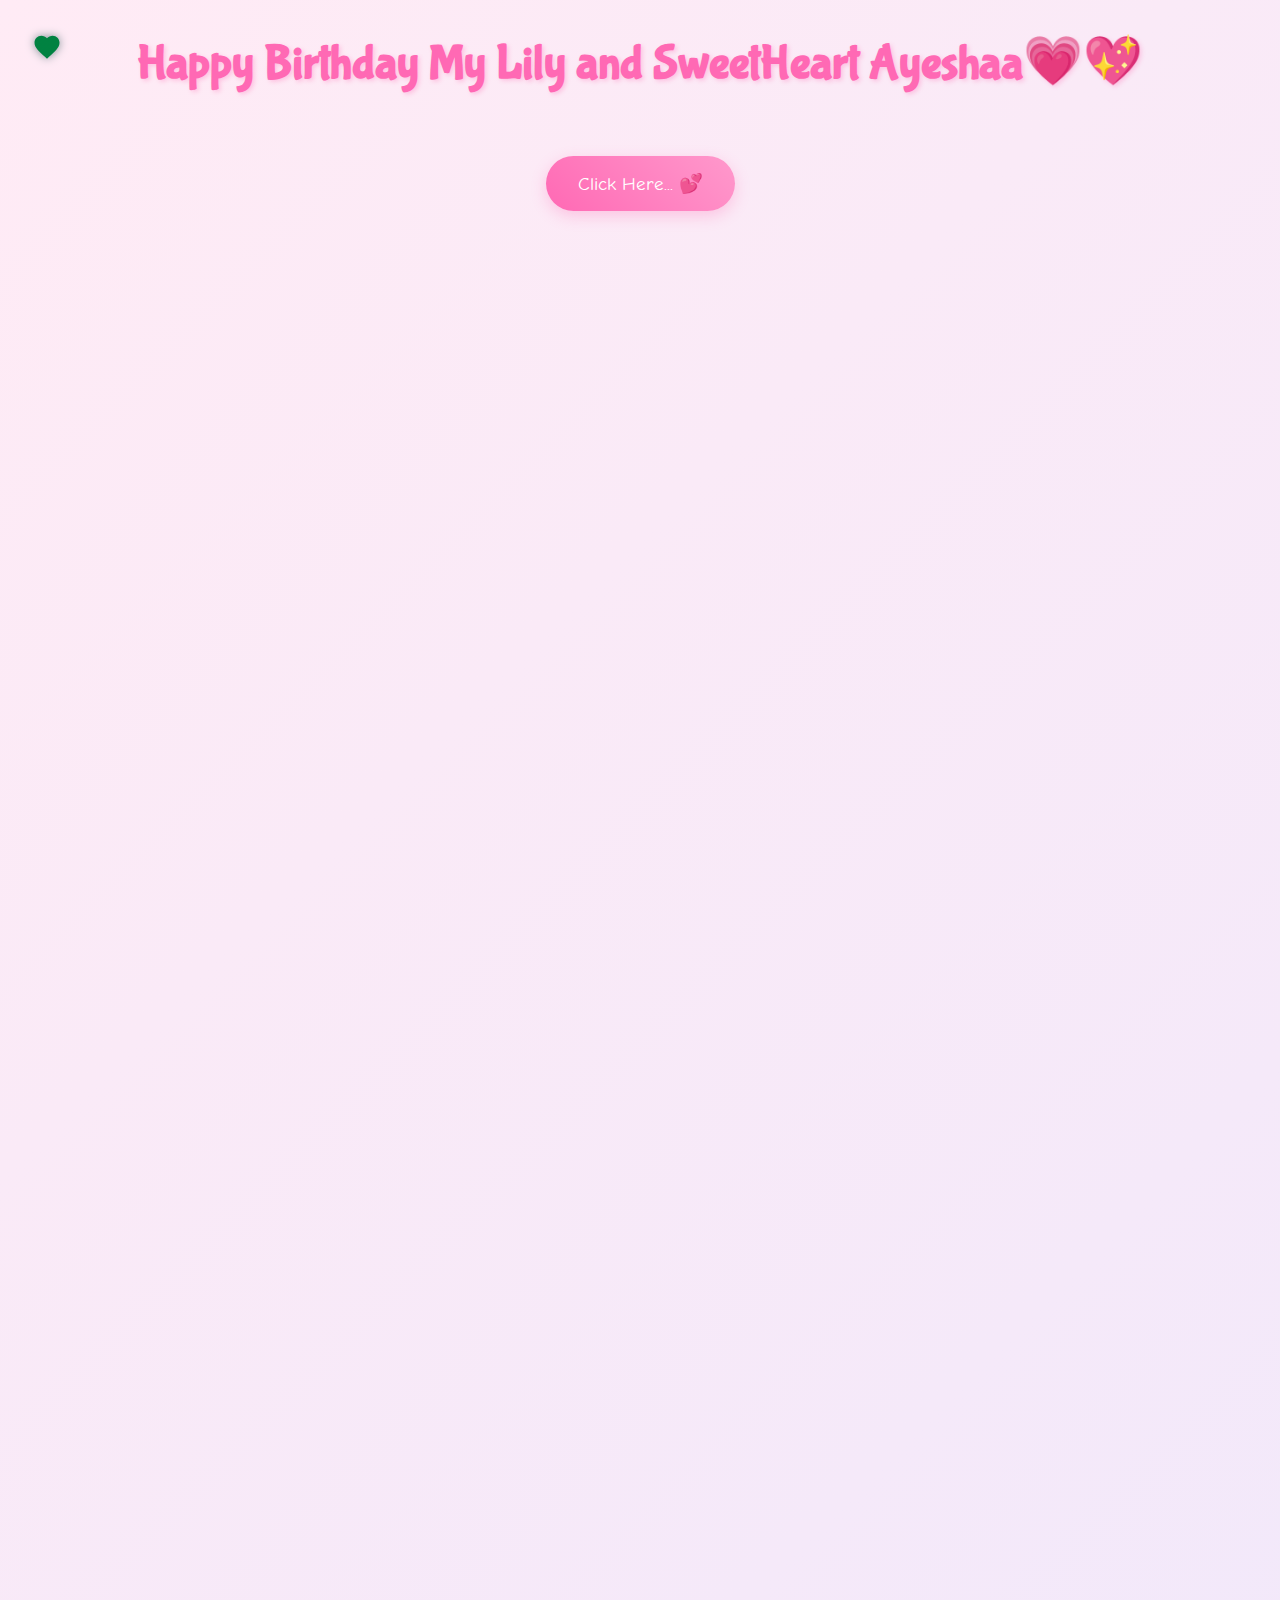
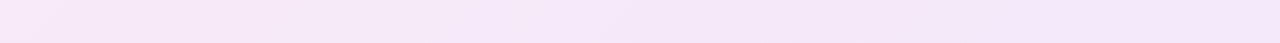
<file: index.html>
<!DOCTYPE html>
<html lang="en">
<head>
    <meta charset="UTF-8">
    <meta name="viewport" content="width=device-width, initial-scale=1.0">
    <title>Why You're My Best Friend! 💖</title>
    <script src="https://cdnjs.cloudflare.com/ajax/libs/gsap/3.12.2/gsap.min.js"></script>
    <link rel="stylesheet" href="./cause.css">
    <style>
       
    </style>
</head>
<body>
    <div class="custom-cursor">
        <svg viewBox="0 0 24 24">
            <path fill="#ff69b4" d="M12 21.35l-1.45-1.32C5.4 15.36 2 12.28 2 8.5 2 5.42 4.42 3 7.5 3c1.74 0 3.41.81 4.5 2.09C13.09 3.81 14.76 3 16.5 3 19.58 3 22 5.42 22 8.5c0 3.78-3.4 6.86-8.55 11.54L12 21.35z"/>
        </svg>
    </div>

    <div class="container">
        <h1>Happy Birthday My Lily and SweetHeart Ayeshaa💗💖</h1>
        
        <div id="reasons-container"></div>
        
        <button class="shuffle-button">Click Here... 💕</button>
        <div class="reason-counter"></div>

        <div class="ending-section">
            <div class="teddy-hug">
                <img src="./d1.jpg" alt="Teddy Hug">
            </div>
            <div class="ending-text">You're the BESTEST ! 💖</div>
        </div>
    </div>

    <script src="cause.js">
       
    </script>
</body>
</html>
</file>
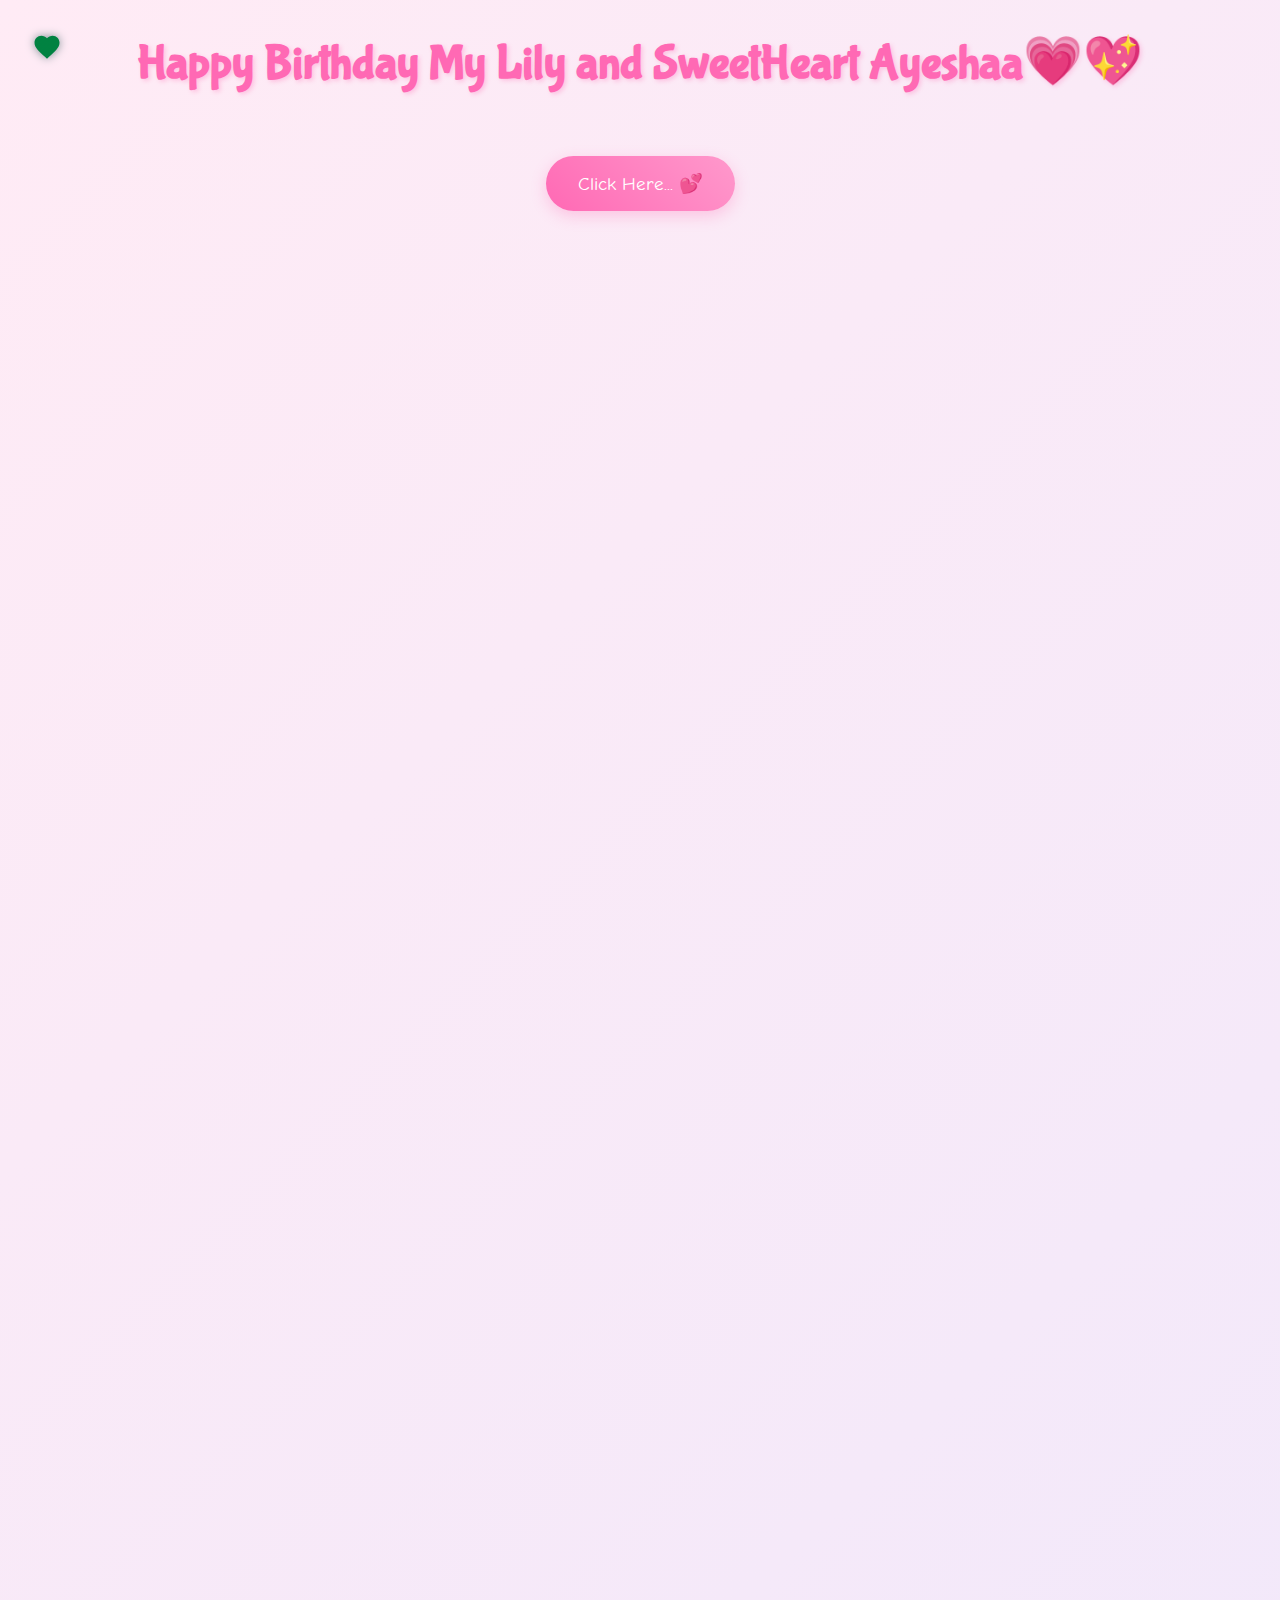
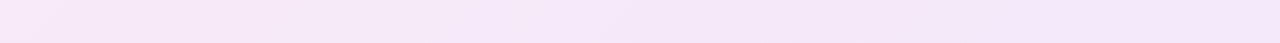
<file: cause.html>
<!DOCTYPE html>
<html lang="en">
<head>
    <meta charset="UTF-8">
    <meta name="viewport" content="width=device-width, initial-scale=1.0">
    <title>Why You're My Best Friend! 💖</title>
    <script src="https://cdnjs.cloudflare.com/ajax/libs/gsap/3.12.2/gsap.min.js"></script>
    <link rel="stylesheet" href="./cause.css">
    <style>
       
    </style>
</head>
<body>
    <div class="custom-cursor">
        <svg viewBox="0 0 24 24">
            <path fill="#ff69b4" d="M12 21.35l-1.45-1.32C5.4 15.36 2 12.28 2 8.5 2 5.42 4.42 3 7.5 3c1.74 0 3.41.81 4.5 2.09C13.09 3.81 14.76 3 16.5 3 19.58 3 22 5.42 22 8.5c0 3.78-3.4 6.86-8.55 11.54L12 21.35z"/>
        </svg>
    </div>

    <div class="container">
        <h1>Happy Birthday My Lily and SweetHeart Ayeshaa💗💖</h1>
        
        <div id="reasons-container"></div>
        
        <button class="shuffle-button">Click Here... 💕</button>
        <div class="reason-counter"></div>

        <div class="ending-section">
            <div class="teddy-hug">
                <img src="./d1.jpg" alt="Teddy Hug">
            </div>
            <div class="ending-text">You're the BESTEST ! 💖</div>
        </div>
    </div>

    <script src="cause.js">
       
    </script>
</body>
</html>
</file>
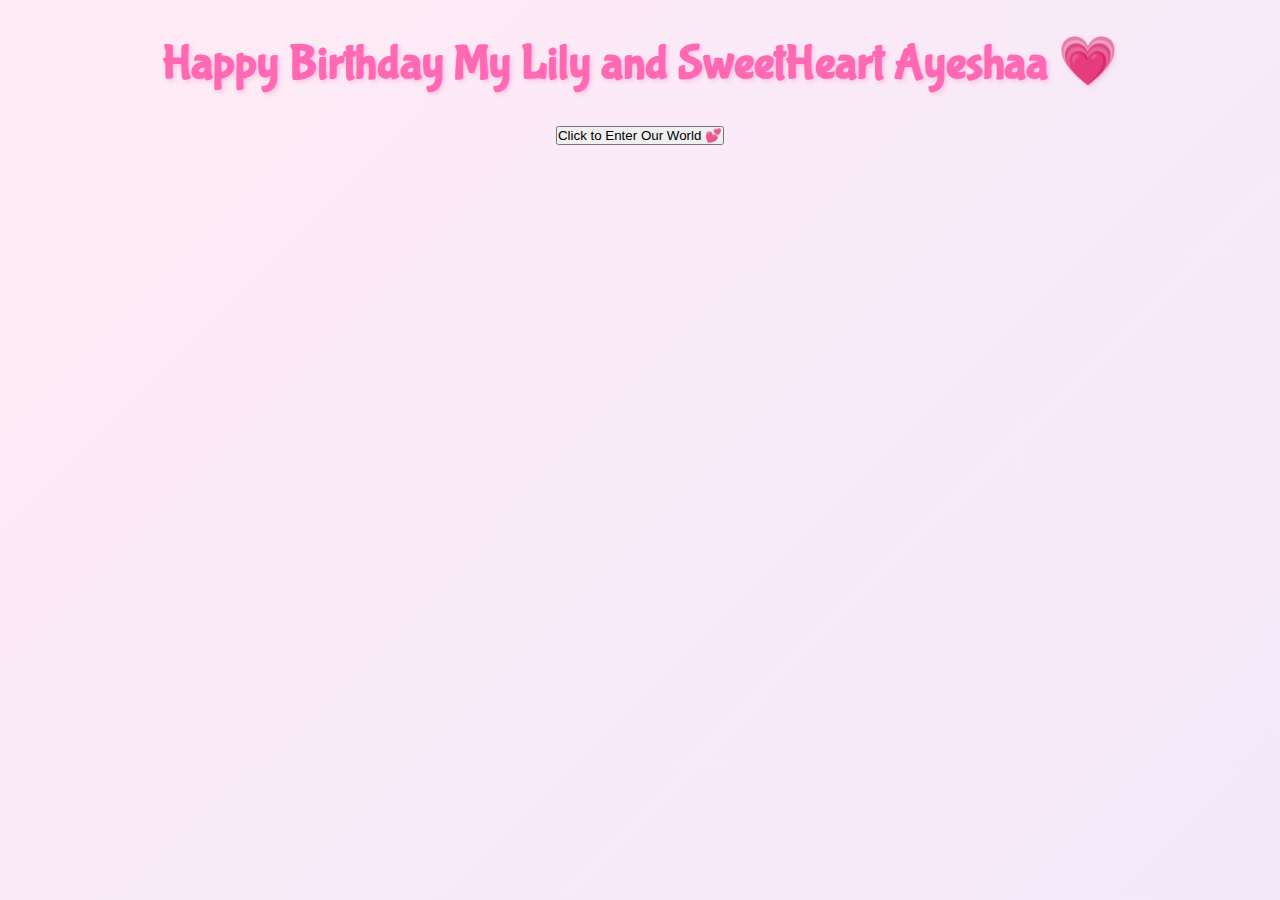
<file: i.html>
<!DOCTYPE html>
<html lang="en">
<head>
    <meta charset="UTF-8">
    <meta name="viewport" content="width=device-width, initial-scale=1.0">
    <title>Happy Birthday ❤️</title>

    <!-- GSAP (for animations, keep only if used in cause.js) -->
    <script src="https://cdnjs.cloudflare.com/ajax/libs/gsap/3.12.2/gsap.min.js"></script>

    <!-- CSS -->
    <link rel="stylesheet" href="cause.css">
</head>
<body>

    <div class="cursor"></div>

    <div class="container">
        <h1>Happy Birthday My Lily and SweetHeart Ayeshaa 💗</h1>

        <div class="greeting">
            <!-- If JS fills this, leave it empty -->
            <!-- Otherwise you can add text here -->
        </div>

        <button class="cta-button">
            Click to Enter Our World 💕
        </button>
    </div>

    <!-- JavaScript -->
    <script src="cause.js"></script>
</body>
</html>
</file>
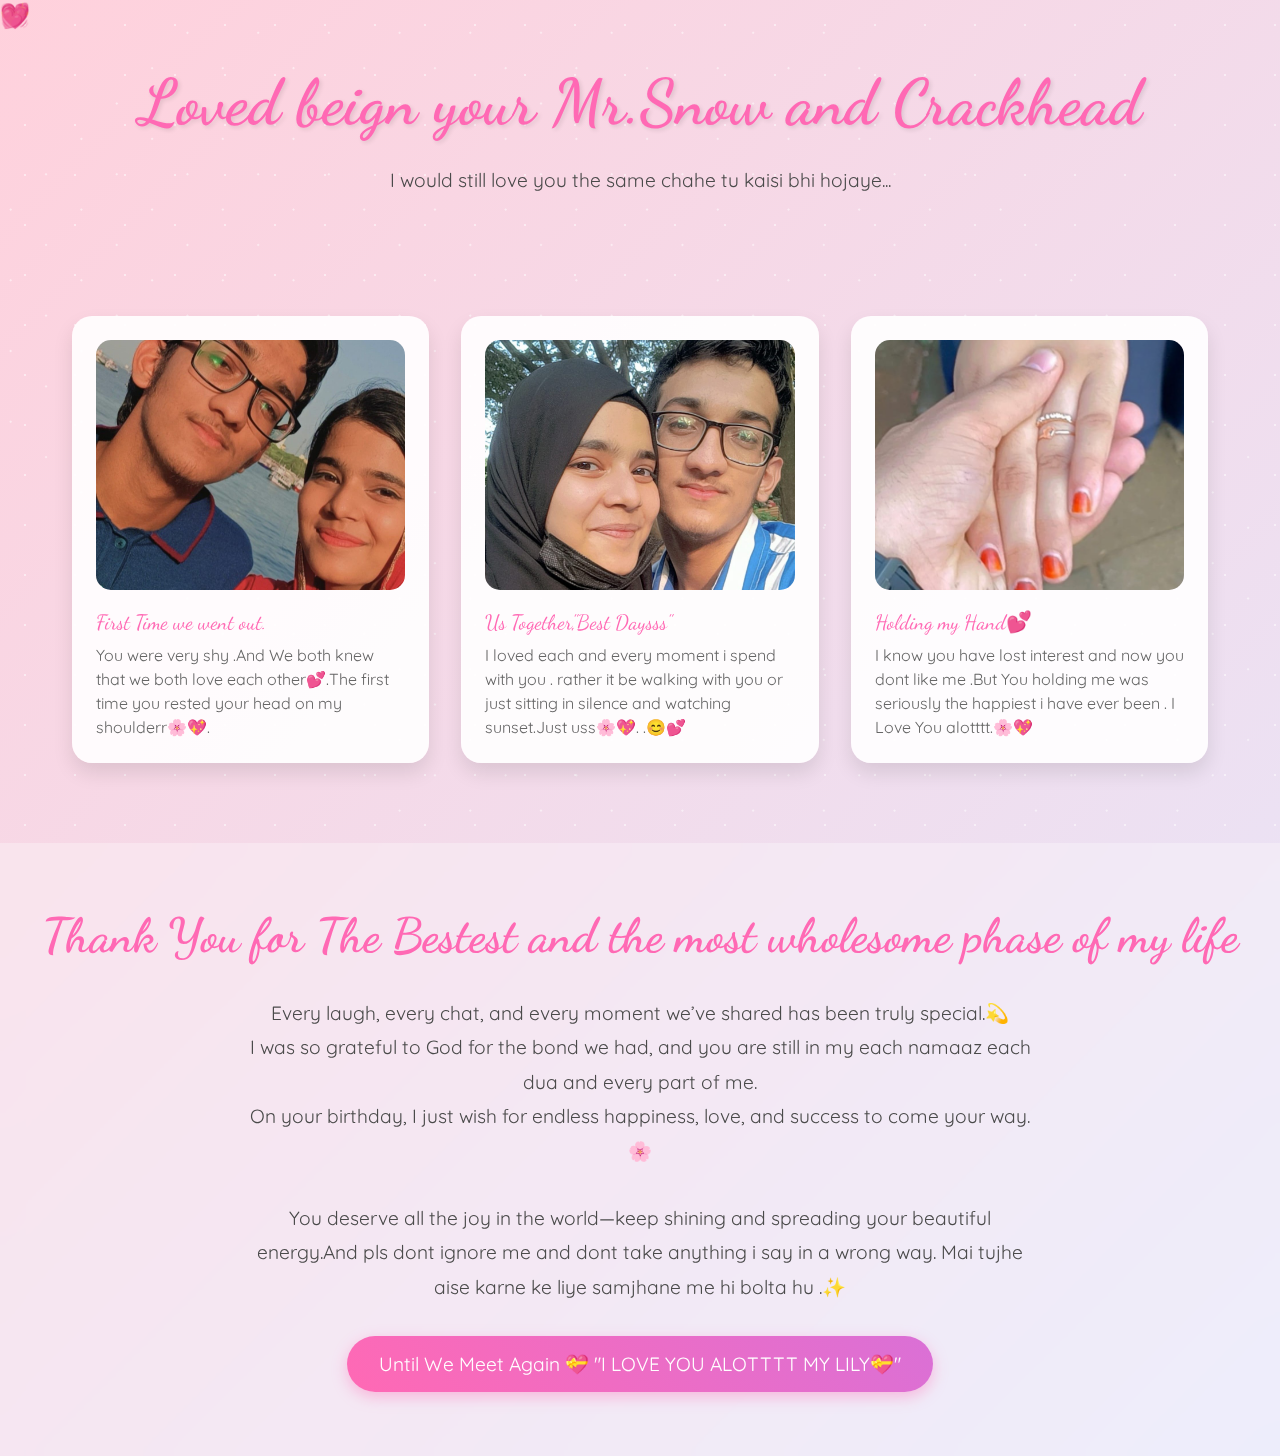
<file: last.html>
<!DOCTYPE html>
<html lang="en">

<head>
    <meta charset="UTF-8">
    <meta name="viewport" content="width=device-width, initial-scale=1.0">
    <title>Our Beautiful Memories ✨</title>
    <style>
        @import url('https://fonts.googleapis.com/css2?family=Dancing+Script:wght@700&family=Quicksand:wght@300;400;500;600&display=swap');

        * {
            margin: 0;
            padding: 0;
            box-sizing: border-box;
        }

        body {
            min-height: 100vh;
            background: linear-gradient(135deg,
                    #ffd1dc 0%,
                    #e6e6fa 25%,
                    #ffefd5 50%,
                    #e6e6fa 75%,
                    #ffd1dc 100%);
            background-size: 400% 400%;
            animation: gradientFlow 15s ease infinite;
            font-family: 'Quicksand', sans-serif;
            overflow-x: hidden;
            color: #4a4a4a;
        }

        @keyframes gradientFlow {
            0% {
                background-position: 0% 50%;
            }

            50% {
                background-position: 100% 50%;
            }

            100% {
                background-position: 0% 50%;
            }
        }

        /* Enhanced Sparkle Effect */
        .magic-sparkles {
            position: fixed;
            top: 0;
            left: 0;
            width: 100%;
            height: 100%;
            pointer-events: none;
            z-index: 1;
        }

        .sparkle {
            position: absolute;
            width: 6px;
            height: 6px;
            border-radius: 50%;
            background-color: white;
            animation: twinkle var(--duration, 4s) ease-in-out infinite;
            opacity: 0;
        }

        @keyframes twinkle {

            0%,
            100% {
                opacity: 0;
                transform: scale(0.5);
            }

            50% {
                opacity: 0.8;
                transform: scale(1);
            }
        }

        /* Generate 50 sparkles with different positions and animations */
        .magic-sparkles::before,
        .magic-sparkles::after {
            content: '';
            position: absolute;
            width: 100%;
            height: 100%;
            background-image: radial-gradient(circle, white 1px, transparent 1px);
            background-size: 50px 50px;
            animation: sparkleLayer 8s linear infinite;
            opacity: 0.5;
        }

        .magic-sparkles::after {
            animation-delay: -4s;
            transform: rotate(45deg);
        }

        @keyframes sparkleLayer {
            0% {
                transform: translateY(0);
            }

            100% {
                transform: translateY(-50px);
            }
        }

        /* Floating Hearts */
        .floating-hearts {
            position: fixed;
            width: 100%;
            height: 100%;
            pointer-events: none;
            z-index: 2;
        }

        .heart {
            position: absolute;
            font-size: 1.5rem;
            color: rgba(255, 105, 180, 0.6);
            animation: floatHeart var(--float-duration, 6s) ease-in-out infinite;
            animation-delay: var(--delay, 0s);
        }

        @keyframes floatHeart {
            0% {
                transform: translate(0, 100vh) rotate(0deg);
            }

            100% {
                transform: translate(var(--translate-x, 0), -100vh) rotate(360deg);
            }
        }

        /* Welcome Section */
        .welcome {
            text-align: center;
            padding: 4rem 2rem;
            position: relative;
            z-index: 3;
        }

        .welcome h1 {
            font-family: 'Dancing Script', cursive;
            font-size: 4rem;
            color: #ff69b4;
            text-shadow: 2px 2px 4px rgba(0, 0, 0, 0.1);
            animation: fadeInScale 2s ease;
        }

        .welcome p {
            font-size: 1.2rem;
            max-width: 600px;
            margin: 1.5rem auto;
            line-height: 1.6;
            animation: fadeIn 2s ease 0.5s both;
        }

        /* Enhanced Memory Cards */
        .memory-container {
            max-width: 1200px;
            margin: 0 auto;
            padding: 2rem;
            display: grid;
            grid-template-columns: repeat(auto-fit, minmax(300px, 1fr));
            gap: 2rem;
            z-index: 3;
            position: relative;
        }

        .memory-card {
            background: rgba(255, 255, 255, 0.9);
            border-radius: 20px;
            padding: 1.5rem;
            box-shadow: 0 10px 20px rgba(0, 0, 0, 0.1);
            transition: all 0.5s cubic-bezier(0.4, 0, 0.2, 1);
            position: relative;
            overflow: hidden;
        }

        .memory-card:hover {
            transform: translateY(-10px) scale(1.02);
            box-shadow: 0 15px 30px rgba(0, 0, 0, 0.15);
        }

        .memory-card::before {
            content: '';
            position: absolute;
            top: 0;
            left: 0;
            width: 100%;
            height: 100%;
            background: linear-gradient(45deg, transparent, rgba(255, 255, 255, 0.4), transparent);
            transform: translateX(-100%);
            transition: 0.5s;
        }

        .memory-card:hover::before {
            transform: translateX(100%);
        }

        .memory-img {
            width: 100%;
            height: 250px;
            object-fit: cover;
            border-radius: 15px;
            margin-bottom: 1rem;
            transition: transform 0.5s ease;
        }

        .memory-card:hover .memory-img {
            transform: scale(1.05);
        }

        .memory-date {
            font-family: 'Dancing Script', cursive;
            color: #ff69b4;
            font-size: 1.3rem;
            margin-bottom: 0.5rem;
        }

        .memory-caption {
            font-size: 1rem;
            line-height: 1.5;
            color: #666;
        }

        /* Final Message Section */
        .final-message {
            text-align: center;
            padding: 4rem 2rem;
            background: rgba(255, 255, 255, 0.3);
            backdrop-filter: blur(10px);
            margin-top: 3rem;
            position: relative;
            z-index: 3;
        }

        .final-message h2 {
            font-family: 'Dancing Script', cursive;
            font-size: 3rem;
            color: #ff69b4;
            margin-bottom: 2rem;
            animation: heartbeat 2s infinite;
        }

        @keyframes heartbeat {

            0%,
            100% {
                transform: scale(1);
            }

            50% {
                transform: scale(1.1);
            }
        }

        .final-message p {
            font-size: 1.2rem;
            max-width: 800px;
            margin: 0 auto 2rem;
            line-height: 1.8;
        }

        .goodbye-btn {
            display: inline-block;
            padding: 1rem 2rem;
            font-size: 1.2rem;
            background: linear-gradient(45deg, #ff69b4, #da70d6);
            color: white;
            border: none;
            border-radius: 50px;
            cursor: pointer;
            text-decoration: none;
            transition: all 0.3s ease;
            box-shadow: 0 5px 15px rgba(255, 105, 180, 0.4);
            animation: float 3s infinite ease-in-out;
        }

        .goodbye-btn:hover {
            transform: translateY(-5px);
            box-shadow: 0 8px 20px rgba(255, 105, 180, 0.6);
        }

        @keyframes float {

            0%,
            100% {
                transform: translateY(0);
            }

            50% {
                transform: translateY(-10px);
            }
        }

        /* Animations */
        @keyframes fadeInScale {
            0% {
                opacity: 0;
                transform: scale(0.8);
            }

            100% {
                opacity: 1;
                transform: scale(1);
            }
        }

        @keyframes fadeIn {
            0% {
                opacity: 0;
            }

            100% {
                opacity: 1;
            }
        }

        /* Generate Hearts */
        .js-generate-hearts {
            position: fixed;
            width: 100%;
            height: 100%;
            pointer-events: none;
            z-index: 2;
        }

        /* Custom Scrollbar */
        ::-webkit-scrollbar {
            width: 12px;
        }

        ::-webkit-scrollbar-track {
            background: rgba(255, 255, 255, 0.4);
        }

        ::-webkit-scrollbar-thumb {
            background: linear-gradient(45deg, #ff69b4, #da70d6);
            border-radius: 6px;
        }

        /* Responsive Design */
        @media (max-width: 768px) {
            .welcome h1 {
                font-size: 3rem;
            }

            .memory-container {
                grid-template-columns: 1fr;
            }

            .final-message h2 {
                font-size: 2.5rem;
            }
        }
    </style>
</head>

<body>
    <div class="magic-sparkles"></div>
    <div class="floating-hearts">
        <!-- Hearts will be generated via CSS -->
        <div class="heart" style="--float-duration: 6s; --delay: 0s; --translate-x: 20px;">💝</div>
        <div class="heart" style="--float-duration: 8s; --delay: 1s; --translate-x: -30px;">💖</div>
        <div class="heart" style="--float-duration: 7s; --delay: 2s; --translate-x: 40px;">💗</div>
        <div class="heart" style="--float-duration: 9s; --delay: 3s; --translate-x: -20px;">💓</div>
        <div class="heart" style="--float-duration: 5s; --delay: 4s; --translate-x: 30px;">💕</div>
    </div>

    <section class="welcome">
        <h1>Loved beign your Mr.Snow and Crackhead</h1>
        <p>I would still love you the same chahe tu kaisi bhi hojaye...</p>
    </section>

    <div class="memory-container">
        <div class="memory-card">
            <img src="./d1.jpg" alt="First Date" class="memory-img">
            <div class="memory-date">First Time we went out.</div>
            <div class="memory-caption">You were very shy .And We both knew that we both love each other💕.The first time you rested your head on my shoulderr🌸💖.
          </div>
        </div>
        <div class="memory-card">
            <img src="./d2.jpg" alt="Beach Day" class="memory-img">
            <div class="memory-date">Us Together,"Best Daysss"</div>
            <div class="memory-caption">I loved each and every moment i spend with you . rather it be walking with you or just sitting in silence and watching sunset.Just uss🌸💖.
            .😊💕</div>
        </div>
        <div class="memory-card">
            <img src="./d3.jpg" alt="Movie Night" class="memory-img">
            <div class="memory-date">Holding my Hand💕</div>
            <div class="memory-caption">I know you have lost interest and now you dont like me .But You holding me was seriously the happiest i have ever been . I Love You alotttt.🌸💖</div>
        </div>

    </div>

    <section class="final-message">
        <h2>Thank You for The Bestest and the most wholesome phase of my life </h2>
        <p>Every laugh, every chat, and every moment we’ve shared has been truly special.💫<br>
            I was so grateful to God for the bond we had, and you are still in my each namaaz each dua and every part of me.<br>
            On your birthday, I just wish for endless happiness, love, and success to come your way.🌸</p>
        <p>You deserve all the joy in the world—keep shining and spreading your beautiful energy.And pls dont ignore me and dont take anything i say in a wrong way. Mai tujhe aise karne ke liye samjhane me hi bolta hu .✨</p>
        <a href="#" class="goodbye-btn">Until We Meet Again 💝 "I LOVE YOU ALOTTTT MY LILY💝"</a>
    </section>
</body>

</html>
</file>
<file: cause.css>
@import url('https://fonts.googleapis.com/css2?family=Bubblegum+Sans&family=Comic+Neue:wght@700&family=Quicksand:wght@500&display=swap');

* {
    margin: 0;
    padding: 0;
    box-sizing: border-box;
    cursor: none;
}

body {
    min-height: 100vh;
    background: linear-gradient(-45deg, #ffe6e6, #e6e6ff, #ffebf5);
    background-size: 400% 400%;
    animation: gradientBG 15s ease infinite;
    font-family: 'Quicksand', sans-serif;
    overflow-x: hidden;
    padding: 2rem;
}

.custom-cursor {
    width: 30px;
    height: 30px;
    position: fixed;
    pointer-events: none;
    z-index: 9999;
    mix-blend-mode: difference;
    transition: transform 0.1s;
}

.custom-cursor svg {
    width: 100%;
    height: 100%;
    filter: drop-shadow(0 0 5px rgba(255, 182, 193, 0.5));
}

.container {
    max-width: 1200px;
    margin: 0 auto;
    text-align: center;
    position: relative;
    z-index: 1;
}

h1 {
    font-family: 'Bubblegum Sans', cursive;
    font-size: 3rem;
    color: #ff69b4;
    text-shadow: 2px 2px 4px rgba(255, 105, 180, 0.3);
    margin-bottom: 2rem;
    animation: bounce 1s ease infinite;
}

.reason-card {
    background: rgba(255, 255, 255, 0.9);
    border-radius: 20px;
    padding: 2rem;
    margin: 1.5rem;
    box-shadow: 0 5px 15px rgba(0, 0, 0, 0.1);
    transition: transform 0.3s, box-shadow 0.3s;
    cursor: pointer;
    position: relative;
    overflow: hidden;
}

.reason-card:hover {
    transform: translateY(-5px);
    box-shadow: 0 8px 25px rgba(255, 105, 180, 0.2);
}

.reason-text {
    font-size: 1.2rem;
    margin-bottom: 1rem;
    position: relative;
    z-index: 2;
}

.gif-overlay {
    position: absolute;
    top: 0;
    left: 0;
    width: 100%;
    height: 100%;
    background: rgba(255, 255, 255, 0.95);
    display: flex;
    align-items: center;
    justify-content: center;
    opacity: 0;
    transition: opacity 0.3s;
    z-index: 1;
}

.reason-card:hover .gif-overlay {
    opacity: 1;
}

.shuffle-button {
    background: linear-gradient(45deg, #ff69b4, #ff99cc);
    border: none;
    border-radius: 50px;
    padding: 1rem 2rem;
    font-size: 1.2rem;
    color: white;
    margin: 2rem 0;
    cursor: pointer;
    transition: transform 0.3s;
    font-family: 'Comic Neue', cursive;
    box-shadow: 0 5px 15px rgba(255, 105, 180, 0.3);
}

.shuffle-button:hover {
    transform: scale(1.1);
}

.floating {
    position: fixed;
    pointer-events: none;
    animation: float 3s ease-in-out infinite;
}

.ending-section {
    margin-top: 4rem;
    padding: 2rem;
    text-align: center;
}

.ending-text {
    font-family: 'Bubblegum Sans', cursive;
    font-size: 2rem;
    color: #ff69b4;
    margin-bottom: 2rem;
    opacity: 0;
    transform: translateY(20px);
}

.teddy-hug {
    width: 200px;
    margin: 0 auto;
    transform: scale(0);
}

@keyframes gradientBG {
    0% { background-position: 0% 50%; }
    50% { background-position: 100% 50%; }
    100% { background-position: 0% 50%; }
}

@keyframes float {
    0%, 100% { transform: translateY(0); }
    50% { transform: translateY(-20px); }
}

@keyframes bounce {
    0%, 100% { transform: translateY(0); }
    50% { transform: translateY(-10px); }
}

@media (max-width: 768px) {
    h1 { font-size: 2rem; }
    .reason-card { margin: 1rem; }
    .reason-text { font-size: 1rem; }
}
.shuffle-button {
    background: linear-gradient(45deg, #ff69b4, #ff99cc);
    border: none;
    border-radius: 50px;
    padding: 1rem 2rem;
    font-size: 1.2rem;
    color: white;
    margin: 2rem 0;
    cursor: pointer;
    transition: all 0.3s;
    font-family: 'Comic Neue', cursive;
    box-shadow: 0 5px 15px rgba(255, 105, 180, 0.3);
}

.shuffle-button.story-mode {
    background: linear-gradient(45deg, #9b6dff, #ff6dc7);
    transform: scale(1.1);
}

.shuffle-button:hover {
    transform: scale(1.1);
}

.shuffle-button.story-mode:hover {
    transform: scale(1.2);
}

.reason-counter {
    font-size: 0.9rem;
    color: #ff69b4;
    margin-top: 1rem;
    opacity: 0.7;
}
</file>
